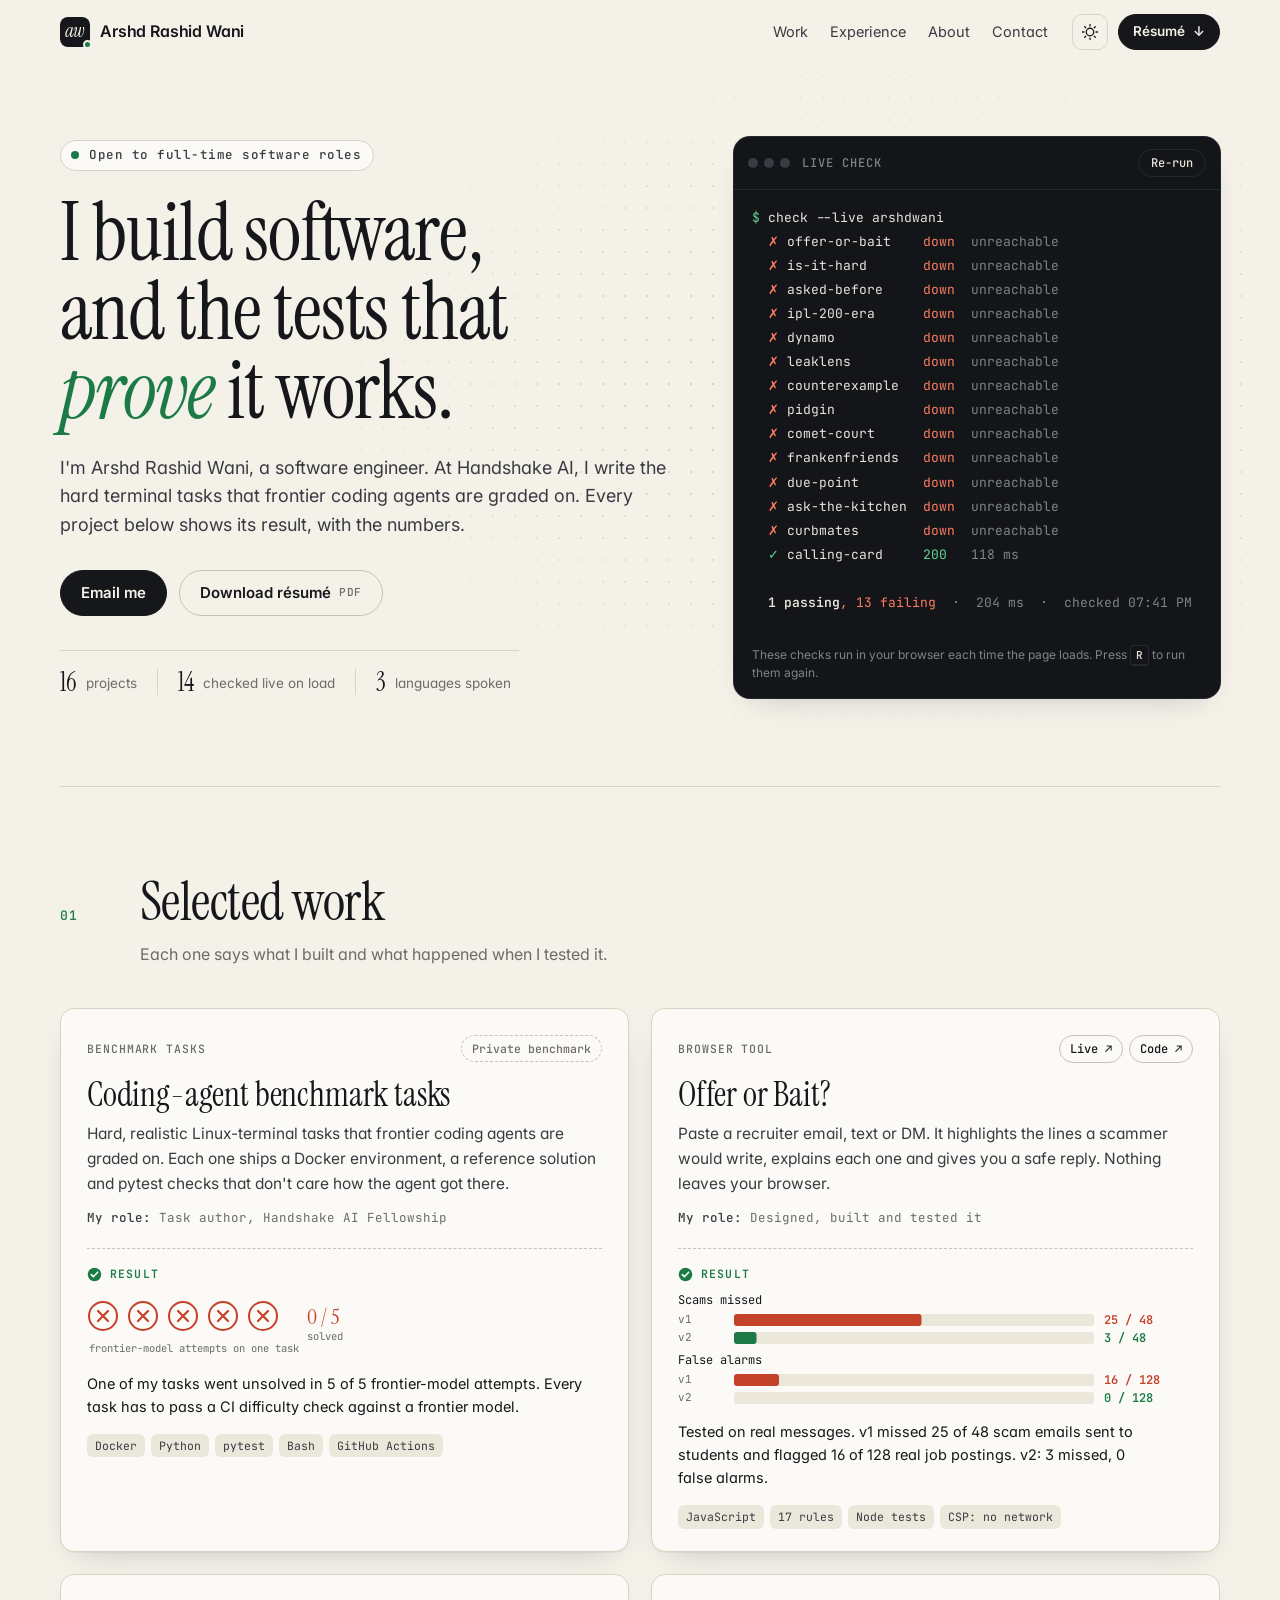
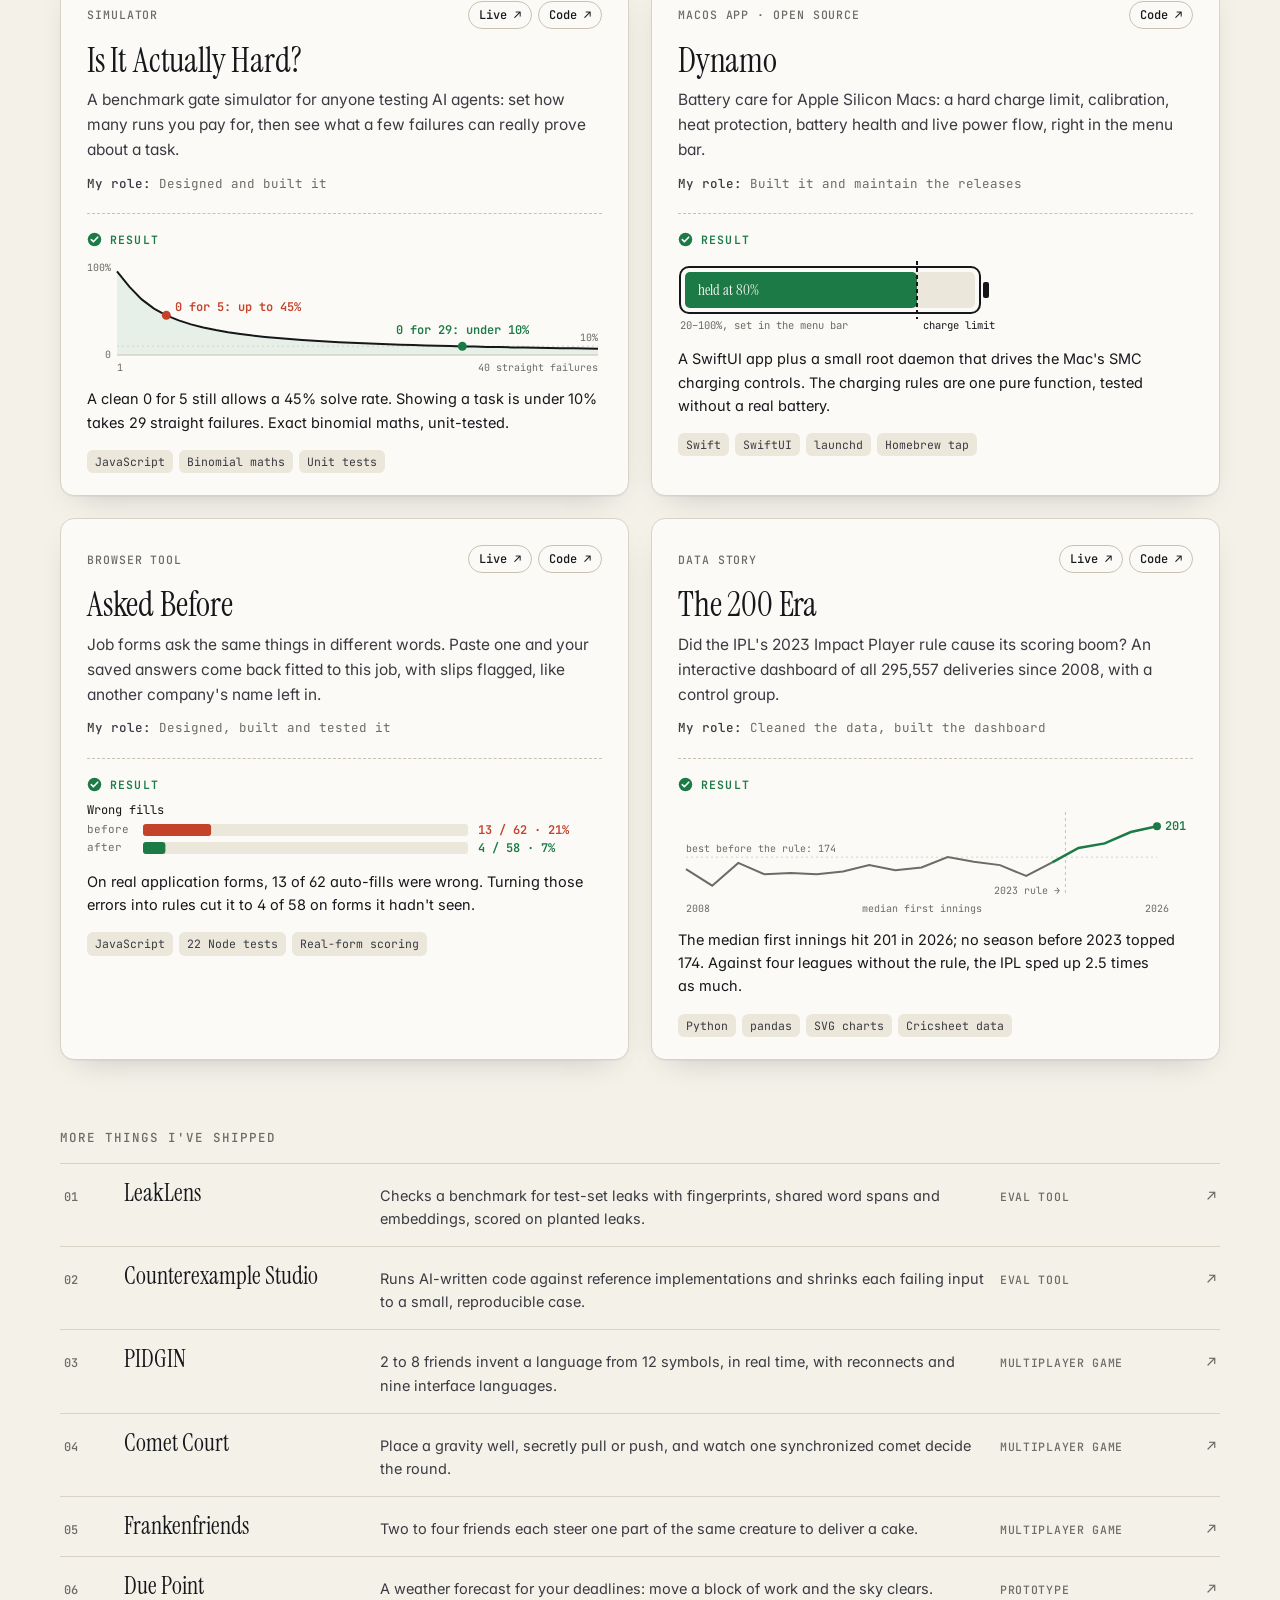
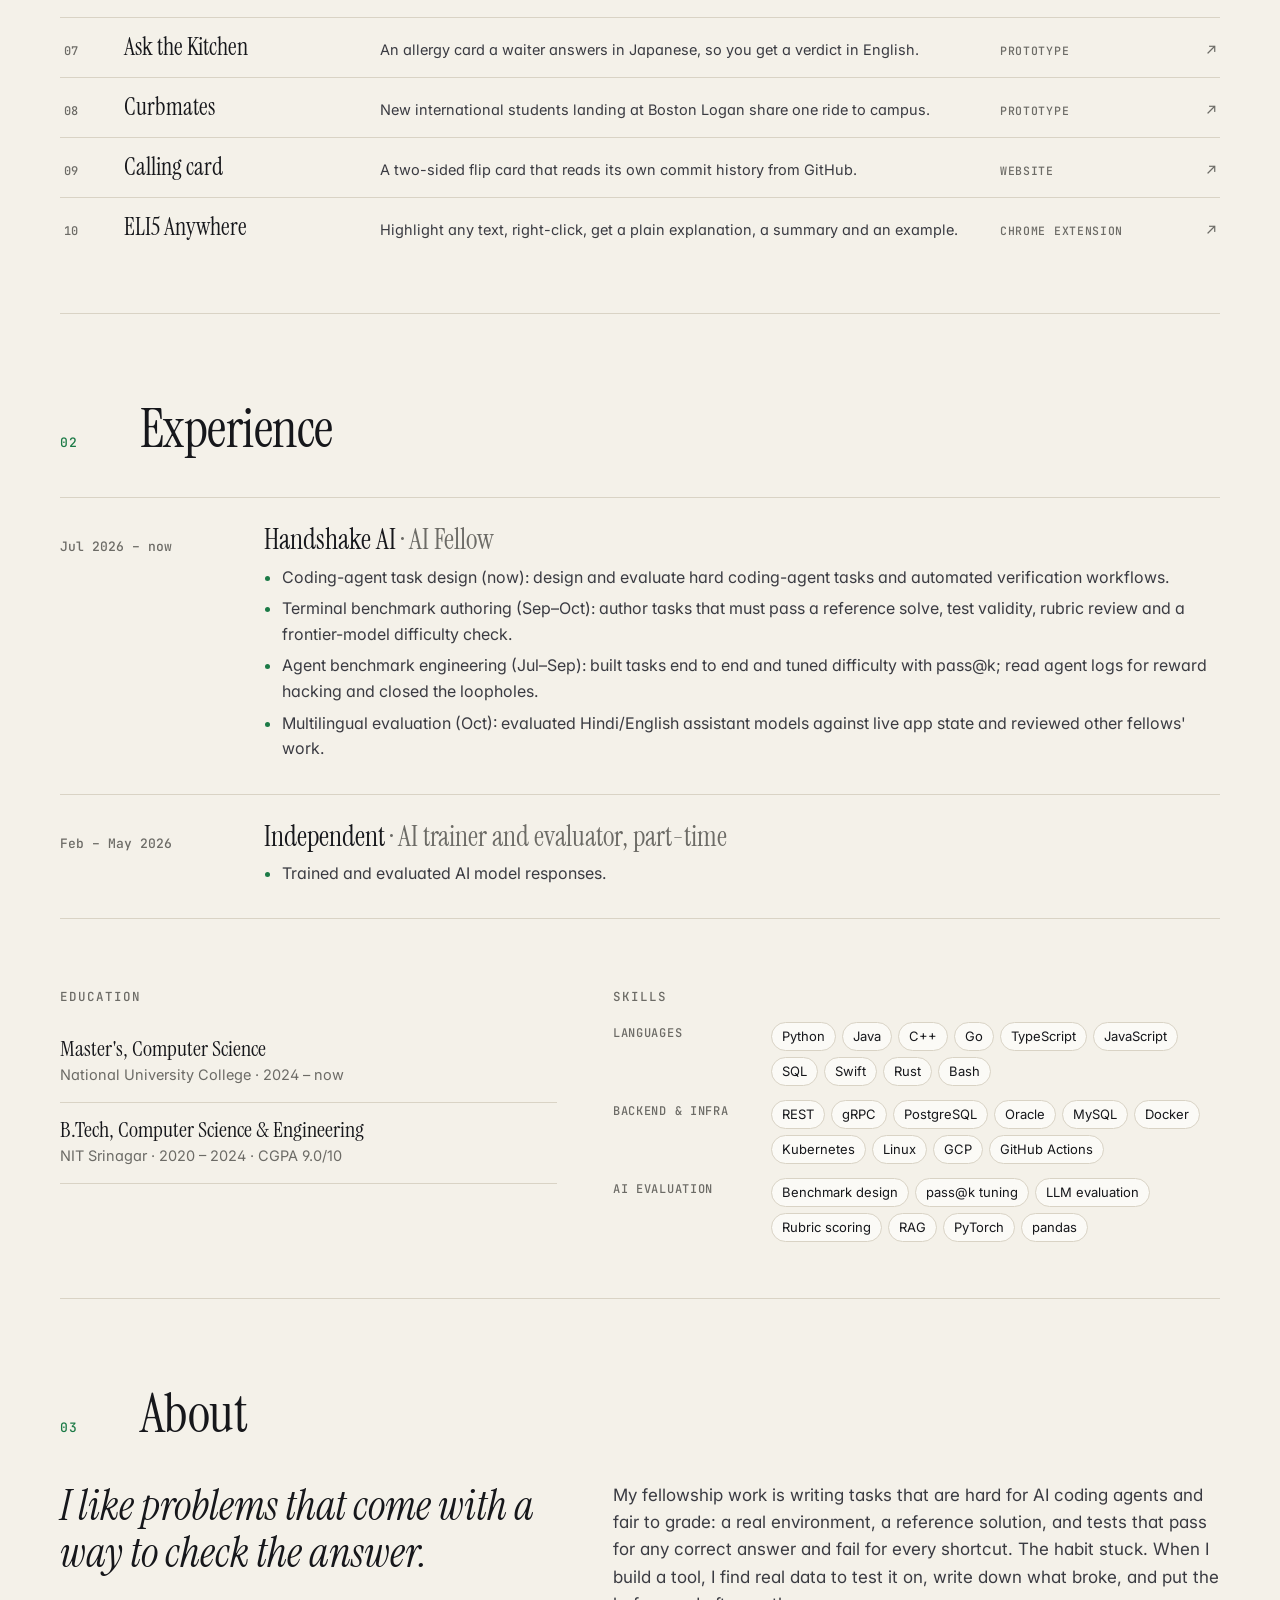
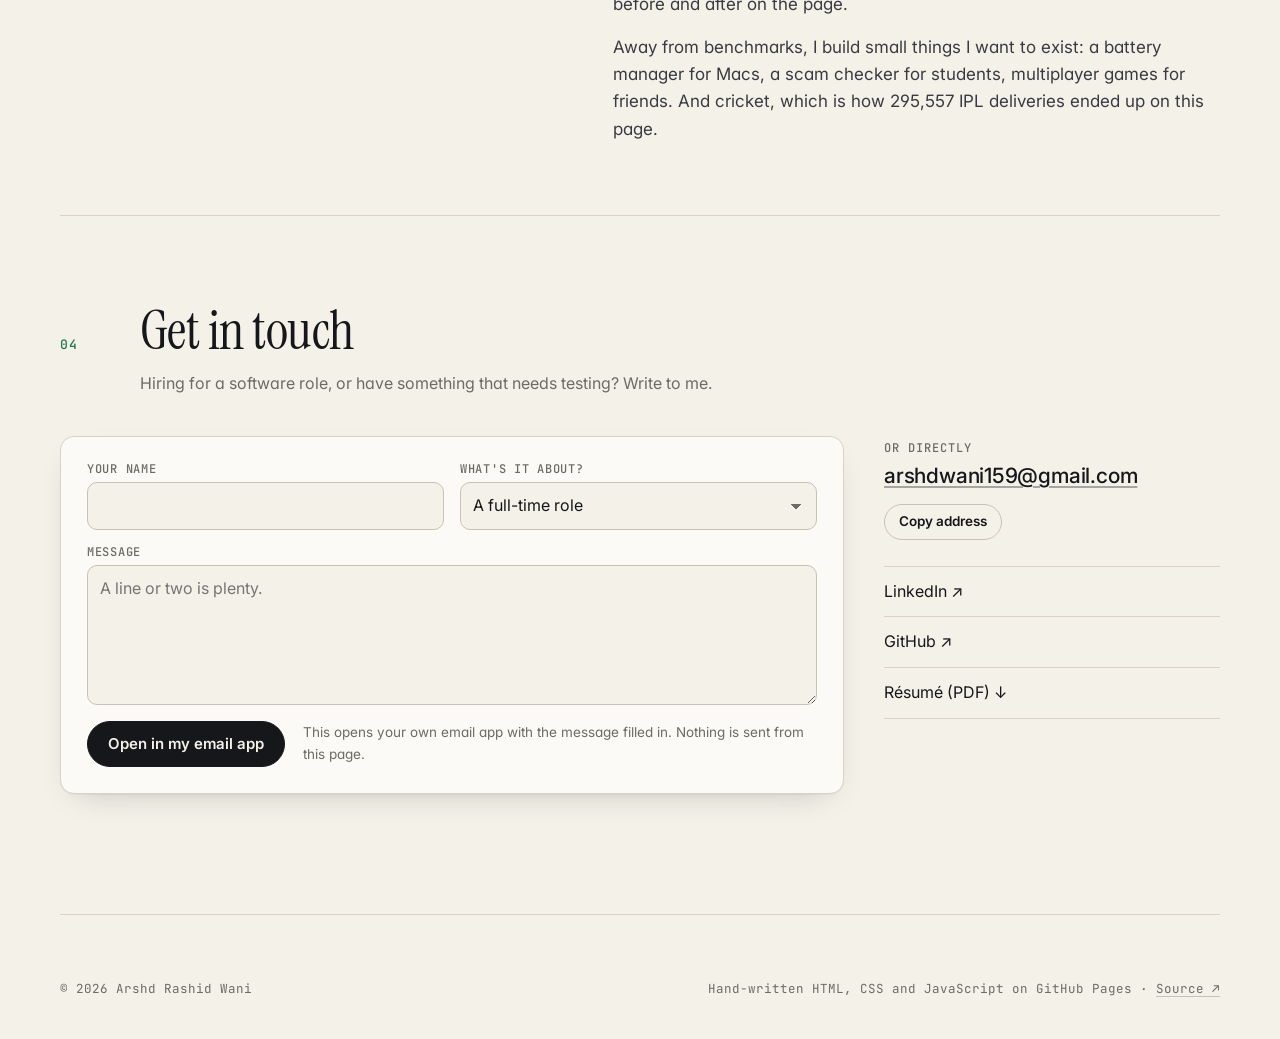
<file: index.html>
<!doctype html>
<html lang="en">
<head>
  <meta charset="utf-8">
  <meta name="viewport" content="width=device-width, initial-scale=1">
  <title>Arshd Rashid Wani · Software engineer</title>
  <meta name="description" content="Software engineer who builds software and the tests that prove it works. Backend, AI evaluation, and projects that show their results.">
  <meta name="color-scheme" content="light dark">
  <meta name="theme-color" content="#f4f1e9" media="(prefers-color-scheme: light)">
  <meta name="theme-color" content="#111214" media="(prefers-color-scheme: dark)">
  <meta property="og:type" content="website">
  <meta property="og:title" content="Arshd Rashid Wani · Software engineer">
  <meta property="og:description" content="I build software, and the tests that prove it works. Every project here shows its result.">
  <meta property="og:url" content="https://arshdwani.github.io/portfolio/">
  <meta property="og:image" content="https://arshdwani.github.io/portfolio/og.png">
  <meta name="twitter:card" content="summary_large_image">
  <link rel="icon" href="favicon.svg" type="image/svg+xml">
  <link rel="preload" href="fonts/InstrumentSerif-Regular.woff" as="font" type="font/woff" crossorigin>
  <link rel="preload" href="fonts/Inter.woff" as="font" type="font/woff" crossorigin>
  <link rel="stylesheet" href="style.css">
  <script>
    // Theme before paint: ?theme= (for screenshots) > saved choice > system setting.
    (function () {
      var q = new URLSearchParams(location.search).get("theme"), t = null;
      try { t = q || localStorage.getItem("theme"); } catch (e) { t = q; }
      if (t === "light" || t === "dark") document.documentElement.dataset.theme = t;
    })();
  </script>
</head>
<body>
  <a class="skip" href="#work">Skip to work</a>

  <header class="top">
    <div class="wrap top-in">
      <a class="mark" href="#top" aria-label="Arshd Rashid Wani, back to top">
        <span class="mono-badge" aria-hidden="true">aw</span>
        <span class="mark-name">Arshd Rashid Wani</span>
      </a>
      <nav aria-label="Sections">
        <a href="#work">Work</a>
        <a href="#experience">Experience</a>
        <a href="#about">About</a>
        <a href="#contact">Contact</a>
      </nav>
      <div class="top-actions">
        <button class="icon-btn" id="theme" type="button" aria-label="Switch to dark theme" title="Switch theme">
          <svg viewBox="0 0 24 24" aria-hidden="true"><path class="sun" d="M12 4V2m0 20v-2m8-8h2M2 12h2m13.66-5.66 1.41-1.41M4.93 19.07l1.41-1.41m0-11.32L4.93 4.93m14.14 14.14-1.41-1.41M12 17a5 5 0 1 0 0-10 5 5 0 0 0 0 10Z"/><path class="moon" d="M20 14.5A8 8 0 0 1 9.5 4a8 8 0 1 0 10.5 10.5Z"/></svg>
        </button>
        <a class="btn btn-small" data-resume href="Arshd-Rashid-Wani-Resume.pdf" target="_blank" rel="noopener">Résumé <span aria-hidden="true">↓</span></a>
      </div>
    </div>
  </header>

  <main id="top">
    <section class="hero wrap" aria-labelledby="hero-title">
      <div class="hero-text">
        <p class="eyebrow"><span class="dot" aria-hidden="true"></span> Open to full-time software roles</p>
        <h1 id="hero-title">I build software, and the tests that <em>prove</em> it works.</h1>
        <p class="lede">
          I'm Arshd Rashid Wani, a software engineer. At Handshake AI, I write the hard terminal tasks that frontier
          coding agents are graded on. Every project below shows its result, with the numbers.
        </p>
        <div class="cta">
          <a class="btn" data-mail href="#contact">Email me</a>
          <a class="btn btn-ghost" data-resume href="Arshd-Rashid-Wani-Resume.pdf" target="_blank" rel="noopener">Download résumé <span class="muted">PDF</span></a>
        </div>
        <ul class="facts" aria-label="At a glance">
          <li><b data-count="projects">16</b> projects</li>
          <li><b data-count="checks">14</b> checked live on load</li>
          <li><b>3</b> languages spoken</li>
        </ul>
      </div>

      <figure class="runner" aria-labelledby="runner-cap">
        <div class="runner-bar">
          <span class="lights" aria-hidden="true"><i></i><i></i><i></i></span>
          <span class="runner-title">live check</span>
          <button class="rerun" id="rerun" type="button">Re-run</button>
        </div>
        <pre class="runner-body" id="runner" aria-live="polite"><span class="prompt">$</span> check --live arshdwani
<span class="dim">pinging every project on this page…</span></pre>
        <figcaption id="runner-cap" class="runner-cap">These checks run in your browser each time the page loads. Press <kbd>R</kbd> to run them again.</figcaption>
      </figure>
    </section>

    <section class="section wrap" id="work" aria-labelledby="work-title">
      <header class="sec-head">
        <p class="sec-num">01</p>
        <h2 id="work-title">Selected work</h2>
        <p class="sec-note">Each one says what I built and what happened when I tested it.</p>
      </header>
      <div class="cards" id="cards"></div>

      <h3 class="sub-head">More things I've shipped</h3>
      <ol class="more" id="more"></ol>
    </section>

    <section class="section wrap" id="experience" aria-labelledby="exp-title">
      <header class="sec-head">
        <p class="sec-num">02</p>
        <h2 id="exp-title">Experience</h2>
      </header>
      <div class="exp" id="exp"></div>
      <div class="edu-skills">
        <div>
          <h3 class="sub-head">Education</h3>
          <ul class="edu" id="edu"></ul>
        </div>
        <div>
          <h3 class="sub-head">Skills</h3>
          <dl class="skills" id="skills"></dl>
        </div>
      </div>
    </section>

    <section class="section wrap about" id="about" aria-labelledby="about-title">
      <header class="sec-head">
        <p class="sec-num">03</p>
        <h2 id="about-title">About</h2>
      </header>
      <div class="about-grid">
        <p class="about-lead">I like problems that come with a way to check the answer.</p>
        <div class="about-body">
          <p>
            My fellowship work is writing tasks that are hard for AI coding agents and fair to grade: a real
            environment, a reference solution, and tests that pass for any correct answer and fail for every shortcut.
            The habit stuck. When I build a tool, I find real data to test it on, write down what broke, and put the
            before and after on the page.
          </p>
          <p>
            Away from benchmarks, I build small things I want to exist: a battery manager for Macs, a scam checker
            for students, multiplayer games for friends. And cricket, which is how 295,557 IPL deliveries ended up on
            this page.
          </p>
        </div>
      </div>
    </section>

    <section class="section wrap contact" id="contact" aria-labelledby="contact-title">
      <header class="sec-head">
        <p class="sec-num">04</p>
        <h2 id="contact-title">Get in touch</h2>
        <p class="sec-note">Hiring for a software role, or have something that needs testing? Write to me.</p>
      </header>
      <div class="contact-grid">
        <form class="compose" id="compose" novalidate>
          <div class="field">
            <label for="c-name">Your name</label>
            <input id="c-name" name="name" autocomplete="name" required>
          </div>
          <div class="field">
            <label for="c-topic">What's it about?</label>
            <select id="c-topic" name="topic">
              <option>A full-time role</option>
              <option>A project or contract</option>
              <option>Something else</option>
            </select>
          </div>
          <div class="field field-wide">
            <label for="c-msg">Message</label>
            <textarea id="c-msg" name="message" rows="5" required placeholder="A line or two is plenty."></textarea>
          </div>
          <div class="compose-foot field-wide">
            <button class="btn" type="submit">Open in my email app</button>
            <p class="hint" id="compose-hint">This opens your own email app with the message filled in. Nothing is sent from this page.</p>
          </div>
        </form>
        <aside class="direct" aria-label="Other ways to reach me">
          <p class="direct-label">Or directly</p>
          <p class="addr"><a data-mail data-mail-text href="#contact">email</a></p>
          <button class="btn btn-ghost btn-small" id="copy" type="button">Copy address</button>
          <ul class="direct-links">
            <li><a href="https://www.linkedin.com/in/arshd-rashid-wani-658a47394" target="_blank" rel="noopener">LinkedIn <span aria-hidden="true">↗</span></a></li>
            <li><a href="https://github.com/arshdwani" target="_blank" rel="noopener">GitHub <span aria-hidden="true">↗</span></a></li>
            <li><a data-resume href="Arshd-Rashid-Wani-Resume.pdf" target="_blank" rel="noopener">Résumé (PDF) <span aria-hidden="true">↓</span></a></li>
          </ul>
        </aside>
      </div>
    </section>
  </main>

  <footer class="foot wrap">
    <p>© 2026 Arshd Rashid Wani</p>
    <p>Hand-written HTML, CSS and JavaScript on GitHub Pages · <a href="https://github.com/arshdwani/portfolio" target="_blank" rel="noopener">Source ↗</a></p>
  </footer>

  <div class="toast" id="toast" role="status" aria-live="polite"></div>
  <script src="data.js"></script>
  <script src="app.js"></script>
</body>
</html>
</file>
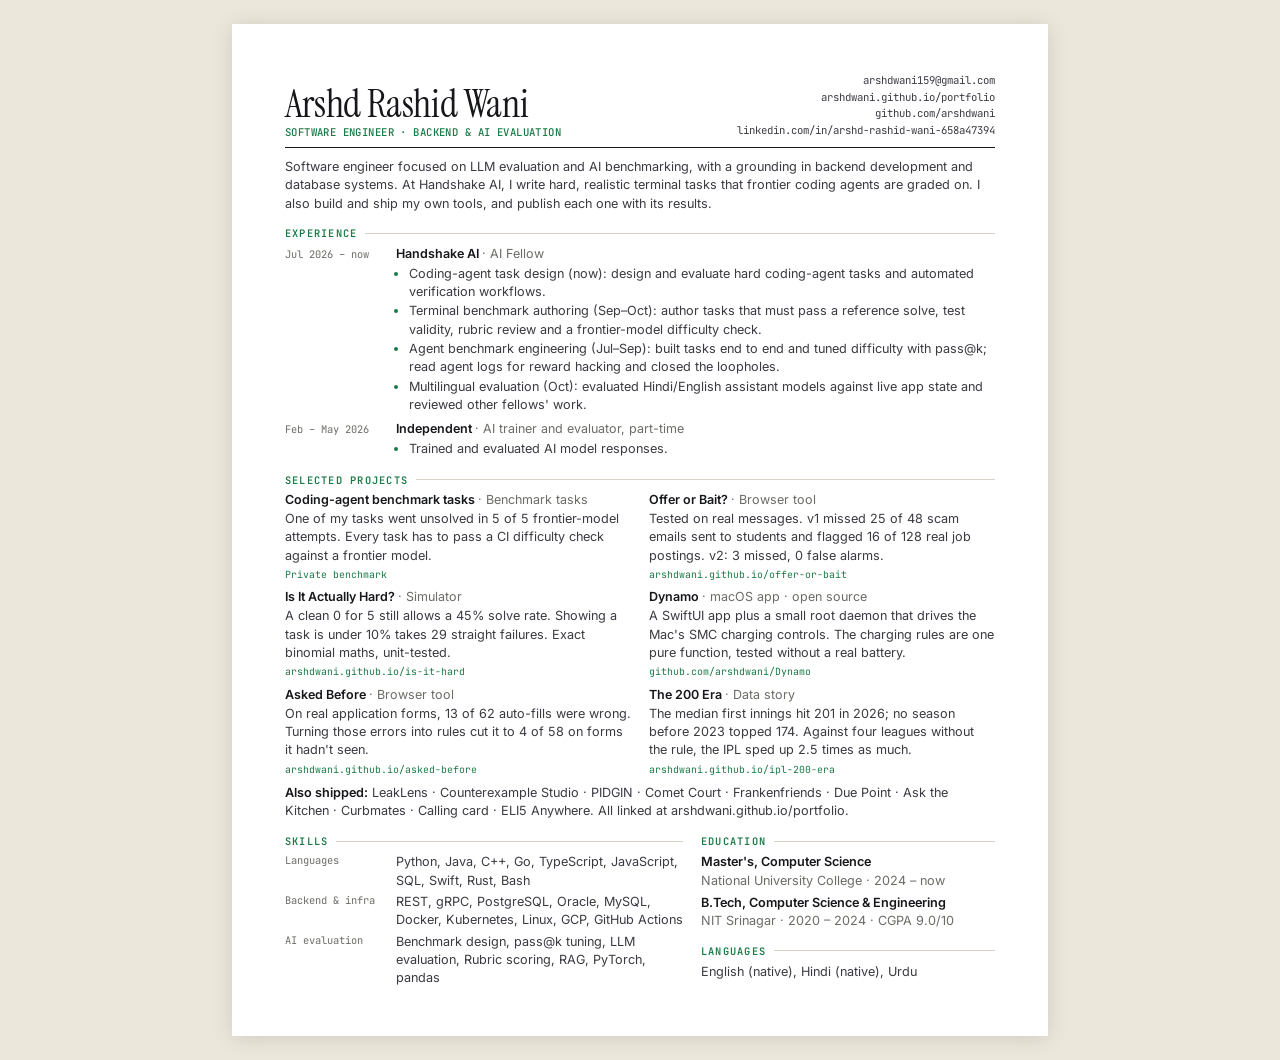
<file: resume.html>
<!doctype html>
<html lang="en">
<head>
<meta charset="utf-8">
<title>Arshd Rashid Wani · Résumé</title>
<meta name="robots" content="noindex">
<style>
  @font-face { font-family: "Instrument Serif"; src: url("fonts/InstrumentSerif-Regular.woff") format("woff"); }
  @font-face { font-family: "Inter"; src: url("fonts/Inter.woff") format("woff"); font-weight: 100 900; }
  @font-face { font-family: "JetBrains Mono"; src: url("fonts/JetBrainsMono.woff") format("woff"); font-weight: 100 800; }
  @page { size: Letter; margin: 0.5in 0.55in; }
  :root { --ink: #16171b; --ink-2: #3a3b42; --muted: #6c6b66; --rule: #d9d3c5; --pass: #1b7a46; }
  * { box-sizing: border-box; }
  html { -webkit-print-color-adjust: exact; print-color-adjust: exact; }
  body { margin: 0; color: var(--ink); font: 400 9.5pt/1.45 "Inter", system-ui, sans-serif; }
  a { color: inherit; text-decoration: none; }
  header { display: flex; justify-content: space-between; align-items: flex-end; gap: 16px; padding-bottom: 9px; border-bottom: 1.5px solid var(--ink); }
  h1 { margin: 0; font: 400 29pt/0.95 "Instrument Serif", Georgia, serif; letter-spacing: -.01em; }
  .role { margin: 5px 0 0; font: 500 8pt/1 "JetBrains Mono", monospace; letter-spacing: .04em; text-transform: uppercase; color: var(--pass); }
  .contact { text-align: right; font: 400 8pt/1.55 "JetBrains Mono", monospace; color: var(--ink-2); }
  h2 { margin: 15px 0 7px; font: 600 7.8pt/1 "JetBrains Mono", monospace; letter-spacing: .12em; text-transform: uppercase; color: var(--pass); display: flex; align-items: center; gap: 8px; }
  h2::after { content: ""; flex: 1; height: 1px; background: var(--rule); }
  .summary { margin: 10px 0 0; color: var(--ink-2); }
  .job { display: grid; grid-template-columns: 1.05in 1fr; gap: 10px; margin-bottom: 6px; }
  .when { font: 400 7.8pt/1.5 "JetBrains Mono", monospace; color: var(--muted); padding-top: 1px; }
  .job h3, .proj h3 { margin: 0; font: 600 9.4pt/1.35 "Inter", sans-serif; }
  .job h3 span, .proj h3 span { font-weight: 400; color: var(--muted); }
  ul { margin: 2px 0 0; padding-left: 13px; }
  li { margin: 1px 0; color: var(--ink-2); }
  li::marker { color: var(--pass); }
  .projects { display: grid; grid-template-columns: 1fr 1fr; gap: 6px 18px; }
  .proj p { margin: 1px 0 0; color: var(--ink-2); }
  .proj .url { font: 400 7.4pt/1.4 "JetBrains Mono", monospace; color: var(--pass); }
  .more { margin: 6px 0 0; color: var(--ink-2); }
  .more b { font-weight: 600; color: var(--ink); }
  .two { display: grid; grid-template-columns: 1.15fr .85fr; gap: 18px; }
  dl { margin: 0; display: grid; grid-template-columns: 1.05in 1fr; gap: 3px 10px; }
  dt { font: 400 7.8pt/1.5 "JetBrains Mono", monospace; color: var(--muted); }
  dd { margin: 0; color: var(--ink-2); }
  .edu p { margin: 0 0 4px; }
  .edu b { font-weight: 600; }
  .edu span { color: var(--muted); }
  @media screen { body { max-width: 8.5in; margin: 24px auto; padding: 0.5in 0.55in; background: #fff; box-shadow: 0 2px 20px rgba(0,0,0,.12); } html { background: #ece7db; } }
</style>
</head>
<body>
  <header>
    <div>
      <h1 id="name"></h1>
      <p class="role" id="role"></p>
    </div>
    <div class="contact" id="contact"></div>
  </header>
  <p class="summary" id="summary"></p>

  <h2>Experience</h2>
  <div id="exp"></div>

  <h2>Selected projects</h2>
  <div class="projects" id="projects"></div>
  <p class="more" id="more"></p>

  <div class="two">
    <div>
      <h2>Skills</h2>
      <dl id="skills"></dl>
    </div>
    <div class="edu">
      <h2>Education</h2>
      <div id="edu"></div>
      <h2>Languages</h2>
      <p id="langs" style="margin:0;color:var(--ink-2)"></p>
    </div>
  </div>

  <script src="data.js"></script>
  <script>
    const S = window.SITE, $ = (id) => document.getElementById(id);
    const esc = (s) => String(s).replace(/[&<>"]/g, (c) => ({ "&": "&amp;", "<": "&lt;", ">": "&gt;", '"': "&quot;" }[c]));
    const bare = (u) => u.replace(/^https?:\/\/(www\.)?/, "").replace(/\/$/, "");
    const email = S.email.join("@");
    $("name").textContent = S.name;
    $("role").textContent = "Software engineer · Backend & AI evaluation";
    $("contact").innerHTML = [
      `<a href="mailto:${email}">${email}</a>`,
      `<a href="${S.links.site}">${bare(S.links.site)}</a>`,
      `<a href="${S.links.github}">${bare(S.links.github)}</a>`,
      `<a href="${S.links.linkedin}">${bare(S.links.linkedin)}</a>`,
    ].join("<br>");
    $("summary").textContent = S.summary;
    $("exp").innerHTML = S.experience.map((j) => `
      <div class="job"><div class="when">${esc(j.when)}</div><div>
        <h3>${esc(j.org)} <span>· ${esc(j.title)}</span></h3>
        <ul>${j.points.map((p) => `<li>${esc(p)}</li>`).join("")}</ul>
      </div></div>`).join("");
    $("projects").innerHTML = S.featured.map((p) => {
      const link = p.links.find((l) => l.label === "Live") || p.links[0];
      return `<div class="proj"><h3>${esc(p.title)} <span>· ${esc(p.kind)}</span></h3>
        <p>${esc(p.result)}</p>
        ${link ? `<a class="url" href="${link.href}">${esc(bare(link.href))}</a>` : `<span class="url">${esc(p.note)}</span>`}</div>`;
    }).join("");
    $("more").innerHTML = `<b>Also shipped:</b> ` + S.more.map((m) => esc(m.title)).join(" · ") + `. All linked at ${esc(bare(S.links.site))}.`;
    $("skills").innerHTML = S.skills.map((g) => `<dt>${esc(g.group)}</dt><dd>${g.items.map(esc).join(", ")}</dd>`).join("");
    $("edu").innerHTML = S.education.map((e) => `<p><b>${esc(e.title)}</b><br><span>${esc(e.org)}${e.when ? " · " + esc(e.when) : ""}</span></p>`).join("");
    $("langs").textContent = S.languages.join(", ");
  </script>
</body>
</html>
</file>
<file: style.css>
/* Arshd Rashid Wani · portfolio. Paper-and-ink lab report, one signal colour for "passed". */

@font-face { font-family: "Instrument Serif"; src: url("fonts/InstrumentSerif-Regular.woff") format("woff"); font-weight: 400; font-style: normal; font-display: swap; }
@font-face { font-family: "Instrument Serif"; src: url("fonts/InstrumentSerif-Italic.woff") format("woff"); font-weight: 400; font-style: italic; font-display: swap; }
@font-face { font-family: "Inter"; src: url("fonts/Inter.woff") format("woff"); font-weight: 100 900; font-style: normal; font-display: swap; }
@font-face { font-family: "JetBrains Mono"; src: url("fonts/JetBrainsMono.woff") format("woff"); font-weight: 100 800; font-style: normal; font-display: swap; }

:root {
  --paper: #f4f1e9;
  --paper-2: #ece7db;
  --card: #fbfaf6;
  --ink: #16171b;
  --ink-2: #3a3b42;
  --muted: #6c6b66;
  --rule: #d9d3c5;
  --rule-2: #c9c2b2;
  --pass: #1b7a46;
  --pass-soft: #d6eadc;
  --fail: #c4412a;
  --fail-soft: #f4ddd5;
  --term-bg: #141519;
  --term-line: #262830;
  --term-ink: #e9e5db;
  --term-dim: #80828b;
  --term-pass: #5fd394;
  --term-fail: #ff7b62;
  --term-warn: #f2c14e;
  --shadow: 0 1px 0 rgba(22, 23, 27, .04), 0 12px 32px -18px rgba(22, 23, 27, .28);

  --serif: "Instrument Serif", "Iowan Old Style", Georgia, serif;
  --sans: "Inter", system-ui, -apple-system, "Segoe UI", Roboto, sans-serif;
  --mono: "JetBrains Mono", ui-monospace, Menlo, Consolas, monospace;
  --wrap: 1160px;
  --radius: 14px;
  color-scheme: light;
}

@media (prefers-color-scheme: dark) {
  :root:not([data-theme="light"]) {
    --paper: #111214; --paper-2: #16171a; --card: #18191d; --ink: #ece8df; --ink-2: #cbc7be; --muted: #908f8a;
    --rule: #2a2b30; --rule-2: #3a3b42; --pass: #56cb8c; --pass-soft: #163024; --fail: #ff7d61; --fail-soft: #3a1e18;
    --term-bg: #0b0c0e; --term-line: #22242a; --shadow: 0 1px 0 rgba(0,0,0,.3), 0 16px 40px -20px rgba(0,0,0,.7);
    color-scheme: dark;
  }
}
:root[data-theme="dark"] {
  --paper: #111214; --paper-2: #16171a; --card: #18191d; --ink: #ece8df; --ink-2: #cbc7be; --muted: #908f8a;
  --rule: #2a2b30; --rule-2: #3a3b42; --pass: #56cb8c; --pass-soft: #163024; --fail: #ff7d61; --fail-soft: #3a1e18;
  --term-bg: #0b0c0e; --term-line: #22242a; --shadow: 0 1px 0 rgba(0,0,0,.3), 0 16px 40px -20px rgba(0,0,0,.7);
  color-scheme: dark;
}

*, *::before, *::after { box-sizing: border-box; }
html { scroll-behavior: smooth; scroll-padding-top: 84px; -webkit-text-size-adjust: 100%; }
body {
  margin: 0; background: var(--paper); color: var(--ink);
  font: 400 16px/1.6 var(--sans); font-feature-settings: "cv11", "ss01";
  -webkit-font-smoothing: antialiased; text-rendering: optimizeLegibility;
}
a { color: inherit; text-decoration-color: color-mix(in srgb, currentColor 35%, transparent); text-underline-offset: 3px; }
a:hover { text-decoration-color: currentColor; }
:focus-visible { outline: 2px solid var(--pass); outline-offset: 3px; border-radius: 4px; }
.wrap { width: min(var(--wrap), 100% - 48px); margin-inline: auto; }
main { overflow-x: clip; }
.muted { color: var(--muted); }
.skip { position: absolute; left: -999px; top: 8px; background: var(--ink); color: var(--paper); padding: 8px 12px; border-radius: 8px; z-index: 50; }
.skip:focus { left: 12px; }
kbd { font: 500 11px/1 var(--mono); border: 1px solid var(--term-line); border-bottom-width: 2px; border-radius: 4px; padding: 2px 5px; }

/* Top bar */
.top { position: sticky; top: 0; z-index: 20; background: color-mix(in srgb, var(--paper) 86%, transparent); backdrop-filter: saturate(1.4) blur(10px); -webkit-backdrop-filter: saturate(1.4) blur(10px); border-bottom: 1px solid transparent; transition: border-color .2s; }
.top.scrolled { border-bottom-color: var(--rule); }
.top-in { display: flex; align-items: center; gap: 24px; height: 64px; }
.mark { display: inline-flex; align-items: center; gap: 10px; text-decoration: none; font-weight: 600; letter-spacing: -.01em; }
.mono-badge { display: grid; place-items: center; width: 30px; height: 30px; border-radius: 8px; background: var(--ink); color: var(--paper); font: italic 400 19px/1 var(--serif); padding-bottom: 3px; position: relative; }
.mono-badge::after { content: ""; position: absolute; right: -2px; bottom: -2px; width: 9px; height: 9px; border-radius: 50%; background: var(--pass); border: 2px solid var(--paper); }
nav { display: flex; gap: 22px; margin-left: auto; font-size: 14.5px; }
nav a { text-decoration: none; color: var(--ink-2); }
nav a:hover { color: var(--ink); }
.top-actions { display: flex; align-items: center; gap: 10px; }
.icon-btn { width: 36px; height: 36px; border-radius: 10px; border: 1px solid var(--rule); background: transparent; color: var(--ink); display: grid; place-items: center; cursor: pointer; }
.icon-btn:hover { background: var(--paper-2); }
.icon-btn svg { width: 18px; height: 18px; fill: none; stroke: currentColor; stroke-width: 1.7; stroke-linecap: round; stroke-linejoin: round; }
.icon-btn .moon { display: none; }
:root[data-theme="dark"] .icon-btn .sun { display: none; }
:root[data-theme="dark"] .icon-btn .moon { display: block; }
@media (prefers-color-scheme: dark) {
  :root:not([data-theme="light"]) .icon-btn .sun { display: none; }
  :root:not([data-theme="light"]) .icon-btn .moon { display: block; }
}

/* Buttons */
.btn { display: inline-flex; align-items: center; gap: 8px; height: 46px; padding: 0 20px; border-radius: 999px; background: var(--ink); color: var(--paper); border: 1px solid var(--ink); font: 600 15px/1 var(--sans); text-decoration: none; cursor: pointer; transition: transform .15s ease, background .15s; }
.btn:hover { transform: translateY(-1px); }
.btn:active { transform: translateY(0); }
.btn-ghost { background: transparent; color: var(--ink); border-color: var(--rule-2); }
.btn-ghost:hover { background: var(--card); }
.btn-small { height: 36px; padding: 0 14px; font-size: 13.5px; }
.btn .muted { font: 500 11px/1 var(--mono); letter-spacing: .06em; }

/* Hero */
.hero { display: grid; grid-template-columns: minmax(0, 1.12fr) minmax(0, .88fr); gap: 56px; align-items: center; padding: 72px 0 88px; position: relative; }
.hero::before { content: ""; position: absolute; inset: 0 -40px; z-index: -1; background-image: radial-gradient(var(--rule-2) 1px, transparent 1.2px); background-size: 22px 22px; -webkit-mask-image: radial-gradient(ellipse 70% 70% at 70% 45%, #000 20%, transparent 75%); mask-image: radial-gradient(ellipse 70% 70% at 70% 45%, #000 20%, transparent 75%); opacity: .7; }
.eyebrow { display: inline-flex; align-items: center; gap: 10px; margin: 0 0 22px; font: 500 12.5px/1 var(--mono); letter-spacing: .04em; color: var(--ink-2); background: var(--card); border: 1px solid var(--rule); padding: 8px 12px 8px 10px; border-radius: 999px; }
.dot { width: 8px; height: 8px; border-radius: 50%; background: var(--pass); box-shadow: 0 0 0 0 color-mix(in srgb, var(--pass) 60%, transparent); animation: pulse 2.4s infinite; }
@keyframes pulse { 0% { box-shadow: 0 0 0 0 color-mix(in srgb, var(--pass) 55%, transparent); } 70% { box-shadow: 0 0 0 8px transparent; } 100% { box-shadow: 0 0 0 0 transparent; } }
h1 { font: 400 clamp(46px, 6.3vw, 82px)/.98 var(--serif); letter-spacing: -.015em; margin: 0 0 24px; text-wrap: balance; }
h1 em { font-style: italic; color: var(--pass); }
.lede { font-size: 18px; line-height: 1.6; color: var(--ink-2); max-width: 34em; margin: 0 0 30px; text-wrap: pretty; }
.cta { display: flex; flex-wrap: wrap; gap: 12px; margin-bottom: 34px; }
.facts { list-style: none; padding: 18px 0 0; margin: 0; display: flex; flex-wrap: wrap; gap: 10px 0; font-size: 13.5px; color: var(--muted); border-top: 1px solid var(--rule); max-width: 34em; }
.facts li { padding-right: 20px; margin-right: 20px; border-right: 1px solid var(--rule); white-space: nowrap; }
.facts li:last-child { border-right: 0; margin-right: 0; padding-right: 0; }
.facts b { font: 400 26px/1 var(--serif); color: var(--ink); margin-right: 5px; vertical-align: -3px; }

/* Live check runner */
.runner { margin: 0; background: var(--term-bg); color: var(--term-ink); border-radius: 16px; box-shadow: var(--shadow), 0 0 0 1px var(--term-line); overflow: hidden; }
.runner-bar { display: flex; align-items: center; gap: 12px; padding: 12px 14px; border-bottom: 1px solid var(--term-line); }
.lights { display: inline-flex; gap: 6px; }
.lights i { width: 10px; height: 10px; border-radius: 50%; background: #3a3c44; }
.runner-title { font: 500 12px/1 var(--mono); letter-spacing: .08em; text-transform: uppercase; color: var(--term-dim); }
.rerun { margin-left: auto; font: 500 12px/1 var(--mono); color: var(--term-ink); background: transparent; border: 1px solid var(--term-line); border-radius: 999px; padding: 7px 12px; cursor: pointer; }
.rerun:hover { border-color: var(--term-dim); }
.rerun[disabled] { opacity: .45; cursor: default; }
.runner-body { margin: 0; padding: 16px 18px 18px; font: 400 13px/1.85 var(--mono); white-space: pre; overflow-x: auto; min-height: 456px; }
.runner-body .prompt { color: var(--term-pass); }
.runner-body .dim { color: var(--term-dim); }
.runner-body .ok { color: var(--term-pass); }
.runner-body .bad { color: var(--term-fail); }
.runner-body .wait { color: var(--term-warn); }
.runner-body .name { color: var(--term-ink); }
.runner-body .sum { color: var(--term-ink); font-weight: 600; }
.runner-body .line { display: block; animation: in .28s ease both; }
@keyframes in { from { opacity: 0; transform: translateY(3px); } to { opacity: 1; transform: none; } }
.runner-cap { padding: 0 18px 16px; font: 400 12px/1.5 var(--sans); color: var(--term-dim); }
.runner-cap kbd { color: var(--term-ink); }

/* Sections */
.section { padding: 88px 0 56px; border-top: 1px solid var(--rule); }
.sec-head { display: grid; grid-template-columns: 64px 1fr; align-items: baseline; column-gap: 16px; margin-bottom: 40px; }
.sec-num { margin: 0; font: 500 13px/1 var(--mono); color: var(--pass); letter-spacing: .06em; }
.sec-head h2 { margin: 0; font: 400 clamp(36px, 4.4vw, 54px)/1.02 var(--serif); letter-spacing: -.01em; }
.sec-note { grid-column: 2; margin: 12px 0 0; color: var(--muted); max-width: 40em; }
.sub-head { font: 500 12.5px/1 var(--mono); letter-spacing: .08em; text-transform: uppercase; color: var(--muted); margin: 72px 0 18px; }

/* Project cards */
.cards { display: grid; grid-template-columns: repeat(2, minmax(0, 1fr)); column-gap: 22px; row-gap: 22px; }
.card { background: var(--card); border: 1px solid var(--rule); border-radius: var(--radius); padding: 26px 26px 22px; display: grid; grid-row: span 5; grid-template-rows: subgrid; row-gap: 0; box-shadow: var(--shadow); transition: transform .2s ease, border-color .2s; }
.card:hover { transform: translateY(-2px); border-color: var(--rule-2); }
.card-top { display: flex; align-items: center; gap: 10px; margin-bottom: 14px; }
.kind { font: 500 11.5px/1 var(--mono); letter-spacing: .08em; text-transform: uppercase; color: var(--muted); }
.card-links { margin-left: auto; display: flex; gap: 6px; }
.chip-link { font: 500 12px/1 var(--mono); text-decoration: none; padding: 7px 10px; border-radius: 999px; border: 1px solid var(--rule-2); color: var(--ink); white-space: nowrap; }
.chip-link:hover { background: var(--ink); color: var(--paper); border-color: var(--ink); }
.chip-note { font: 500 11.5px/1 var(--mono); color: var(--muted); padding: 7px 10px; border: 1px dashed var(--rule-2); border-radius: 999px; }
.card h3 { margin: 0 0 10px; font: 400 34px/1.05 var(--serif); letter-spacing: -.005em; }
.card .what { margin: 0 0 12px; color: var(--ink-2); font-size: 15.5px; }
.card .role { margin: 0 0 20px; font: 400 12.5px/1.5 var(--mono); color: var(--muted); }
.card .role b { font-weight: 500; color: var(--ink-2); }
.receipt { border-top: 1px dashed var(--rule-2); padding-top: 18px; }
.chart-host { min-height: 40px; margin: 0 0 12px; }
.chart-host .chart { margin: 0; }
.receipt-label { display: flex; align-items: center; gap: 8px; margin: 0 0 12px; font: 600 11.5px/1 var(--mono); letter-spacing: .1em; text-transform: uppercase; color: var(--pass); }
.receipt-label svg { width: 15px; height: 15px; }
.chart { display: block; width: 100%; height: auto; margin: 0 0 12px; overflow: visible; }
.chart text { font-family: var(--mono); fill: var(--muted); }
.chart .t-ink { fill: var(--ink); }
.chart .t-pass { fill: var(--pass); }
.chart .t-fail { fill: var(--fail); }
.chart .track { fill: var(--paper-2); }
.chart .b-fail { fill: var(--fail); }
.chart .b-pass { fill: var(--pass); }
.chart .axis { stroke: var(--rule-2); stroke-width: 1; }
.chart .grid { stroke: var(--rule); stroke-width: 1; stroke-dasharray: 2 3; }
.chart .line-pre { stroke: var(--muted); stroke-width: 2; fill: none; }
.chart .line-post { stroke: var(--pass); stroke-width: 2.5; fill: none; }
.chart .curve { stroke: var(--ink); stroke-width: 2; fill: none; }
.chart .area { fill: var(--pass-soft); }
.chart .mark-fail { fill: var(--fail); }
.chart .mark-pass { fill: var(--pass); }
.chart .ring { fill: var(--card); stroke-width: 2; }
.chart .ring-fail { stroke: var(--fail); }
.chart .x { stroke: var(--fail); stroke-width: 2.2; stroke-linecap: round; }
.chart .batt { fill: none; stroke: var(--ink); stroke-width: 2; }
.chart .batt-cap { fill: var(--ink); }
.chart .batt-fill { fill: var(--pass); }
.chart .batt-rest { fill: var(--paper-2); }
.chart .limit { stroke: var(--ink); stroke-width: 2; stroke-dasharray: 4 3; }
.result { margin: 0 0 16px; font-size: 14.5px; color: var(--ink); text-wrap: pretty; }
.stack { list-style: none; padding: 0; margin: 0; display: flex; flex-wrap: wrap; gap: 6px; }
.stack li { font: 400 11.5px/1 var(--mono); color: var(--ink-2); background: var(--paper-2); border-radius: 6px; padding: 6px 8px; }

/* More list */
.more { list-style: none; padding: 0; margin: 0; border-top: 1px solid var(--rule); counter-reset: more; }
.more li { border-bottom: 1px solid var(--rule); }
.more li:last-child { border-bottom: 0; }
.more a { display: grid; grid-template-columns: 44px minmax(0, 15em) minmax(0, 1fr) 11em 24px; align-items: baseline; gap: 16px; padding: 16px 4px; text-decoration: none; transition: background .15s, padding .2s; }
.more a:hover { background: var(--card); padding-inline: 12px; }
.more .n { font: 500 12px/1 var(--mono); color: var(--muted); }
.more .t { font: 400 24px/1.1 var(--serif); }
.more .w { color: var(--ink-2); font-size: 14.5px; }
.more .k { font: 500 11.5px/1.3 var(--mono); letter-spacing: .06em; text-transform: uppercase; color: var(--muted); }
.more .arr { font: 500 15px/1 var(--mono); color: var(--muted); text-align: right; }
.more a:hover .arr { color: var(--pass); }

/* Experience */
.exp { display: grid; gap: 0; border-top: 1px solid var(--rule); }
.job { display: grid; grid-template-columns: 180px minmax(0, 1fr); gap: 24px; padding: 26px 0; border-bottom: 1px solid var(--rule); }
.job .when { font: 500 13px/1.6 var(--mono); color: var(--muted); }
.job h3 { margin: 0 0 8px; font: 400 28px/1.15 var(--serif); }
.job h3 span { color: var(--muted); }
.job ul { margin: 0; padding-left: 18px; color: var(--ink-2); }
.job li { margin: 6px 0; }
.job li::marker { color: var(--pass); }
.edu-skills { display: grid; grid-template-columns: minmax(0, .9fr) minmax(0, 1.1fr); gap: 56px; }
.edu { list-style: none; padding: 0; margin: 0; }
.edu li { padding: 14px 0; border-bottom: 1px solid var(--rule); }
.edu b { display: block; font: 400 22px/1.2 var(--serif); }
.edu span { color: var(--muted); font-size: 14.5px; }
.skills { margin: 0; display: grid; grid-template-columns: 140px 1fr; gap: 14px 18px; }
.skills dt { font: 500 12px/1.9 var(--mono); color: var(--muted); text-transform: uppercase; letter-spacing: .06em; }
.skills dd { margin: 0; display: flex; flex-wrap: wrap; gap: 6px; }
.skills dd span { font: 400 13px/1 var(--sans); padding: 7px 10px; border: 1px solid var(--rule); border-radius: 999px; background: var(--card); }

/* About */
.about-grid { display: grid; grid-template-columns: minmax(0, .9fr) minmax(0, 1.1fr); gap: 56px; }
.about-lead { margin: 0; font: italic 400 clamp(30px, 3.4vw, 42px)/1.12 var(--serif); }
.about-body p { margin: 0 0 16px; color: var(--ink-2); font-size: 17px; }

/* Contact */
.contact-grid { display: grid; grid-template-columns: minmax(0, 1.4fr) minmax(0, .6fr); gap: 40px; align-items: start; }
.compose { display: grid; grid-template-columns: 1fr 1fr; gap: 16px; background: var(--card); border: 1px solid var(--rule); border-radius: var(--radius); padding: 26px; box-shadow: var(--shadow); }
.field { display: grid; gap: 7px; }
.field-wide { grid-column: 1 / -1; }
.field label { font: 500 12px/1 var(--mono); letter-spacing: .06em; text-transform: uppercase; color: var(--muted); }
.field input, .field select, .field textarea { font: 400 16px/1.45 var(--sans); color: var(--ink); background: var(--paper); border: 1px solid var(--rule-2); border-radius: 10px; padding: 11px 12px; width: 100%; }
.field textarea { resize: vertical; min-height: 120px; }
.field select { appearance: none; -webkit-appearance: none; padding-right: 38px; background-image: linear-gradient(45deg, transparent 50%, var(--muted) 50%), linear-gradient(135deg, var(--muted) 50%, transparent 50%); background-position: calc(100% - 20px) 52%, calc(100% - 15px) 52%; background-size: 5px 5px; background-repeat: no-repeat; cursor: pointer; }
.field input:focus, .field select:focus, .field textarea:focus { outline: 2px solid var(--pass); outline-offset: 0; border-color: transparent; }
.field [aria-invalid="true"] { border-color: var(--fail); }
.compose-foot { display: flex; flex-wrap: wrap; align-items: center; gap: 14px 18px; }
.hint { margin: 0; flex: 1 1 16em; font-size: 13.5px; color: var(--muted); }
.hint.err { color: var(--fail); }
.direct { padding-top: 6px; }
.direct-label { margin: 0 0 8px; font: 500 12px/1 var(--mono); letter-spacing: .08em; text-transform: uppercase; color: var(--muted); }
.addr { margin: 0 0 14px; font: 500 21px/1.3 var(--sans); letter-spacing: -.01em; word-break: break-word; }
.direct-links { list-style: none; padding: 0; margin: 26px 0 0; border-top: 1px solid var(--rule); }
.direct-links li { border-bottom: 1px solid var(--rule); }
.direct-links a { display: block; padding: 12px 0; text-decoration: none; }
.direct-links a:hover { color: var(--pass); }

.foot { display: flex; flex-wrap: wrap; justify-content: space-between; gap: 8px 24px; padding: 64px 0 40px; margin-top: 64px; border-top: 1px solid var(--rule); font: 400 12.5px/1.6 var(--mono); color: var(--muted); }
.foot p { margin: 0; }

.toast { position: fixed; left: 50%; bottom: 24px; transform: translate(-50%, 20px); background: var(--ink); color: var(--paper); font: 500 13.5px/1 var(--sans); padding: 12px 16px; border-radius: 999px; opacity: 0; pointer-events: none; transition: opacity .2s, transform .2s; z-index: 40; }
.toast.show { opacity: 1; transform: translate(-50%, 0); }

/* Responsive */
@media (max-width: 980px) {
  .hero { grid-template-columns: 1fr; gap: 40px; padding: 48px 0 64px; }
  .runner-body { min-height: 0; }
  .cards { grid-template-columns: 1fr; }
  .more a { grid-template-columns: 36px minmax(0, 1fr) 24px; gap: 4px 12px; }
  .more .t { grid-column: 2; }
  .more .w { grid-column: 2; grid-row: 2; }
  .more .k { grid-column: 2; grid-row: 3; }
  .more .arr { grid-column: 3; grid-row: 1; }
  .edu-skills, .about-grid, .contact-grid { grid-template-columns: 1fr; gap: 32px; }
}
@media (max-width: 720px) {
  nav { display: none; }
  .top-actions { margin-left: auto; }
  .mark-name { font-size: 15px; }
  .wrap { width: calc(100% - 32px); }
  .lede { font-size: 17px; }
  .sec-head { grid-template-columns: 1fr; row-gap: 10px; }
  .sec-note { grid-column: 1; }
  .section { padding-top: 64px; }
  .card { padding: 22px 18px 18px; }
  .card h3 { font-size: 30px; }
  .card-top { flex-wrap: wrap; }
  .job { grid-template-columns: 1fr; gap: 6px; }
  .skills { grid-template-columns: 1fr; gap: 8px; }
  .skills dd { margin-bottom: 10px; }
  .compose { grid-template-columns: 1fr; padding: 20px 16px; }
  .runner-body { font-size: 12px; padding: 14px; }
  .eyebrow { font-size: 11.5px; }
  .facts { display: grid; grid-template-columns: repeat(3, 1fr); gap: 0; }
  .facts li, .facts li:last-child { margin: 0; padding: 0 10px; border-right: 1px solid var(--rule); line-height: 1.35; white-space: normal; }
  .facts li:first-child { padding-left: 0; }
  .facts li:last-child { border-right: 0; }
  .facts b { display: block; margin: 0 0 6px; }
}
@media (prefers-reduced-motion: reduce) {
  *, *::before, *::after { animation: none !important; transition: none !important; scroll-behavior: auto !important; }
}
@media print {
  .top, .runner, .compose, .toast { display: none; }
}
</file>
